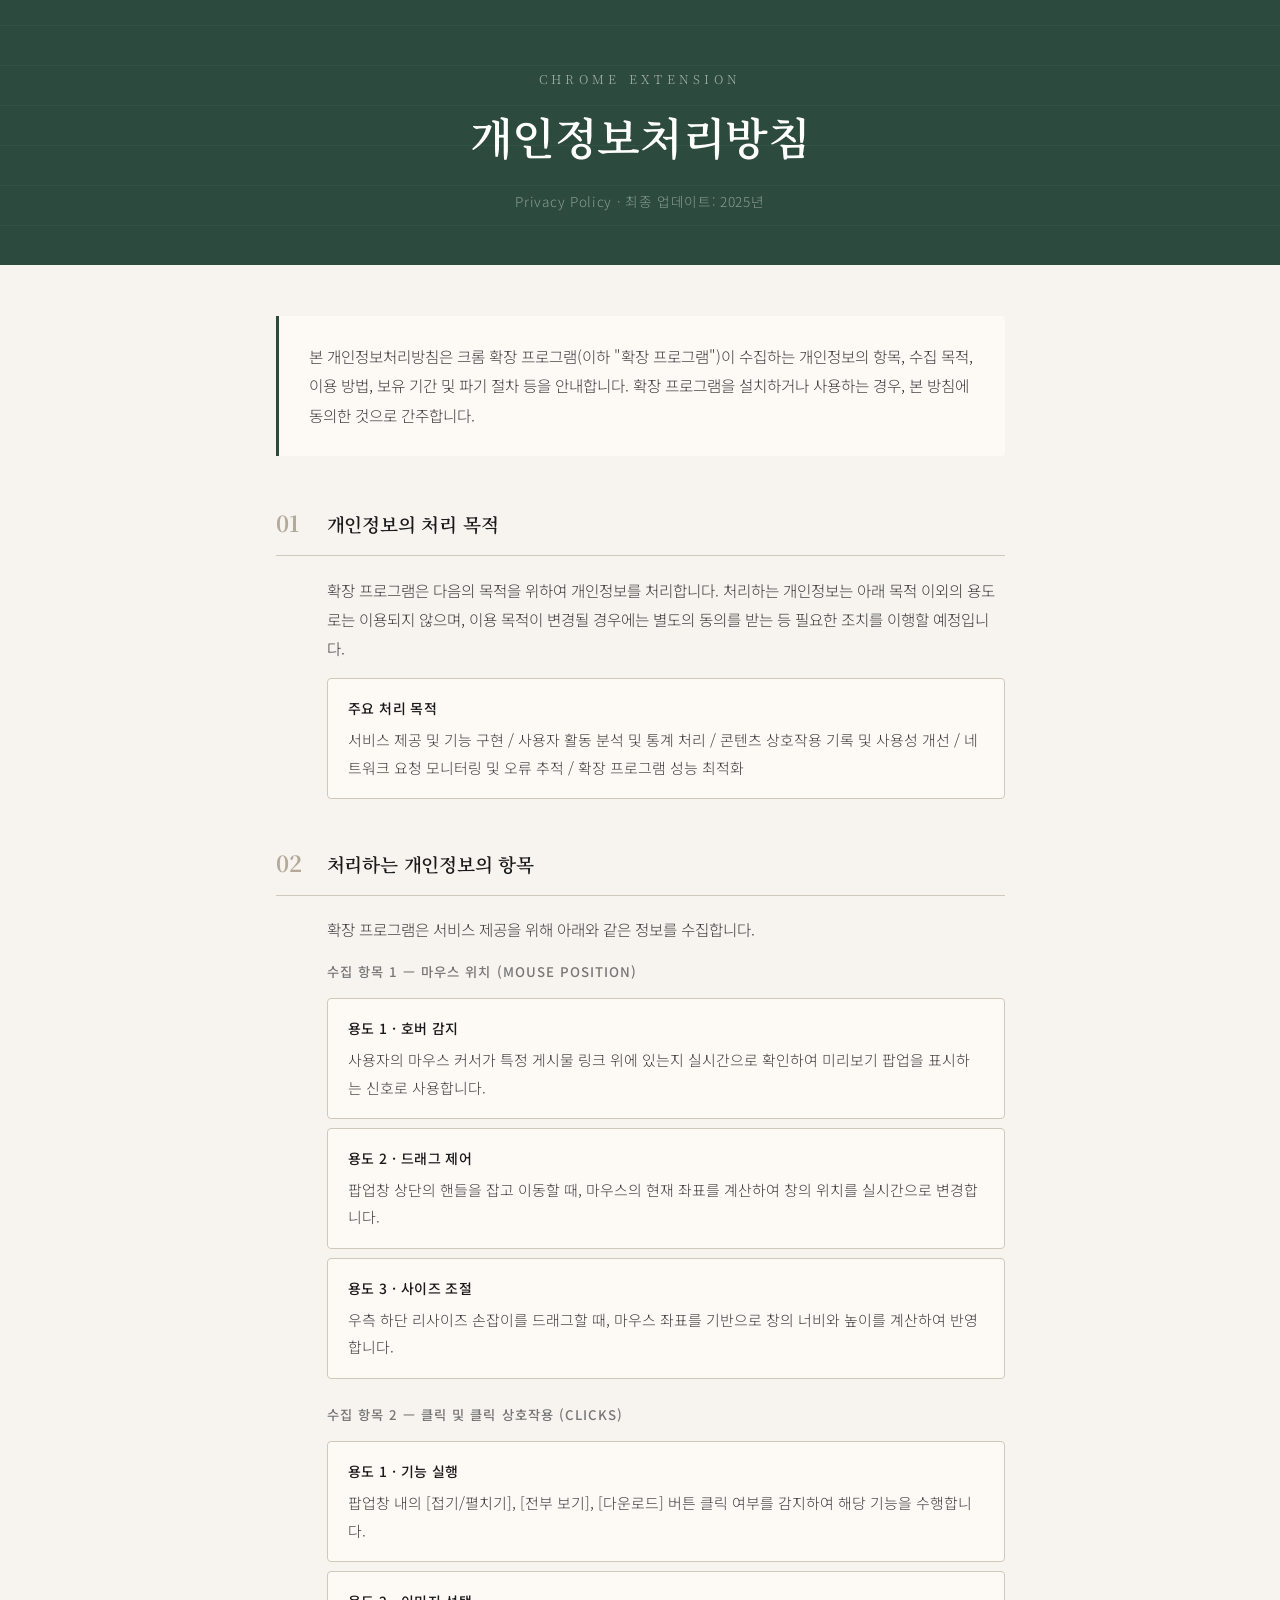
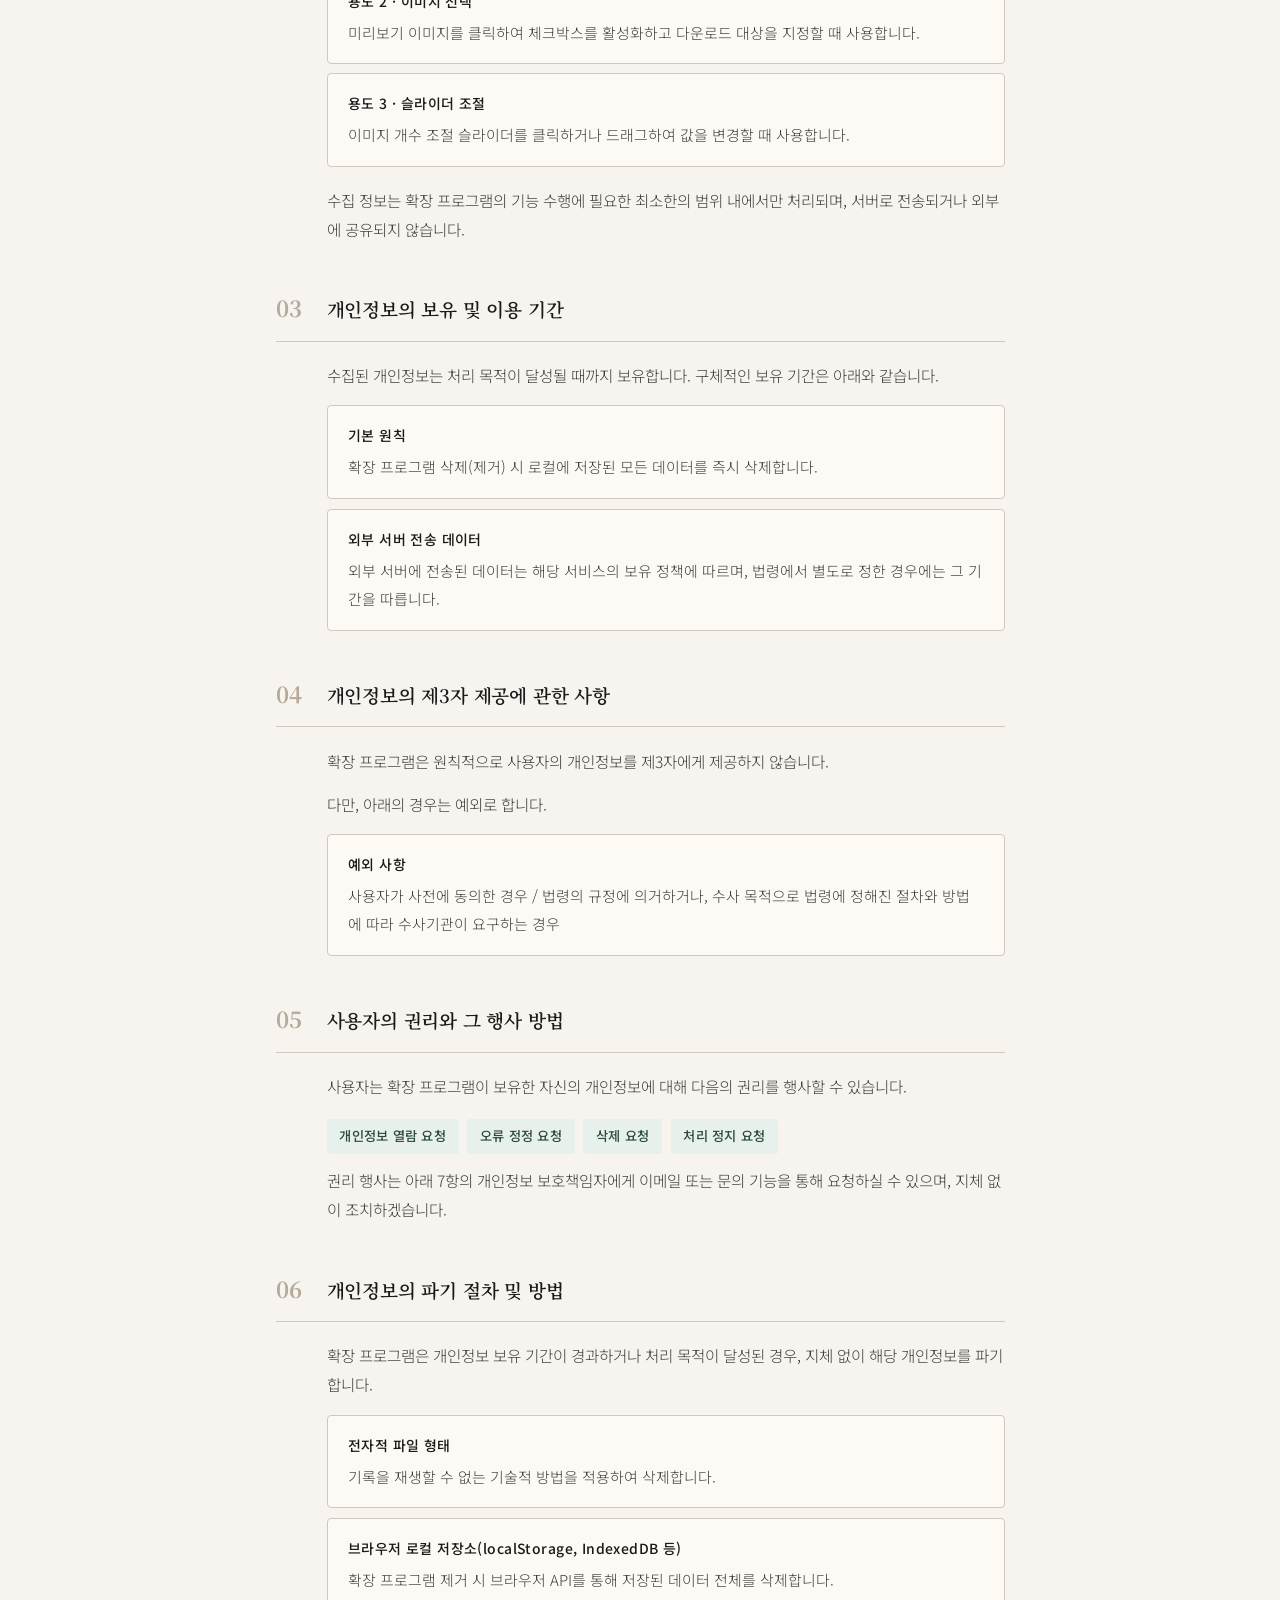
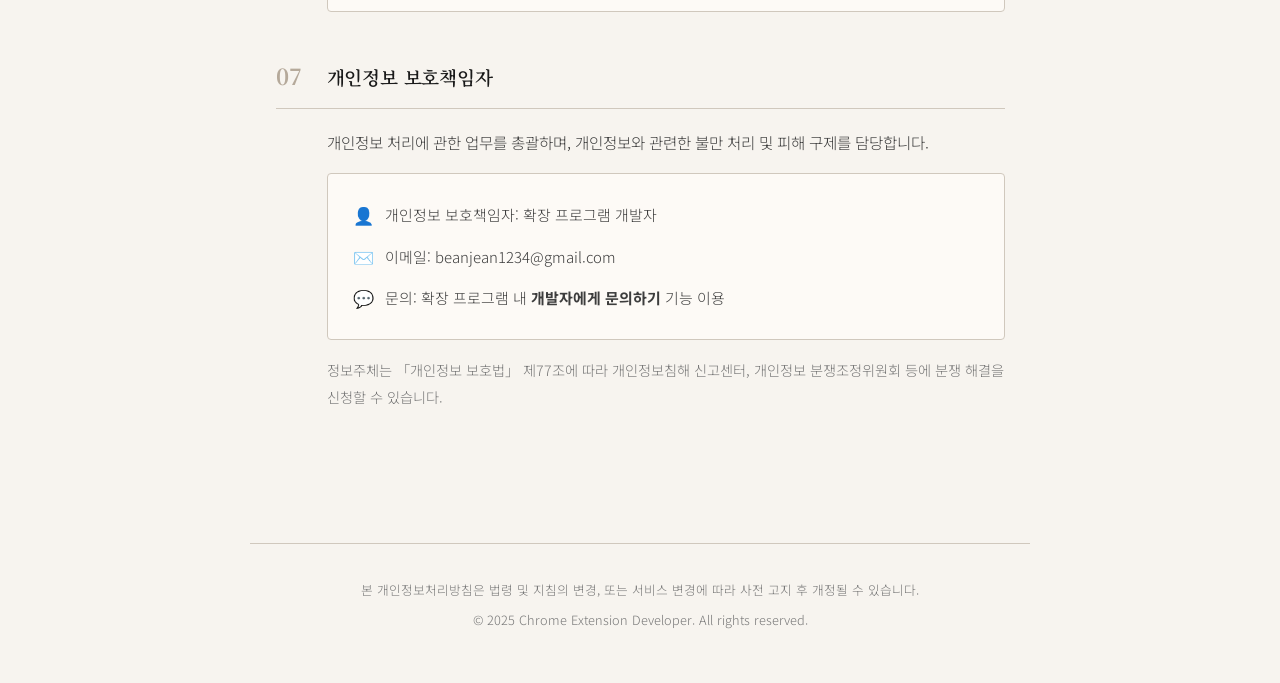
<file: index.html>
<!DOCTYPE html>
<html lang="ko">
<head>
  <meta charset="UTF-8" />
  <meta name="viewport" content="width=device-width, initial-scale=1.0" />
  <title>개인정보처리방침</title>
  <link rel="preconnect" href="https://fonts.googleapis.com">
  <link rel="preconnect" href="https://fonts.gstatic.com" crossorigin>
  <link href="https://fonts.googleapis.com/css2?family=Noto+Serif+KR:wght@300;400;600;700&family=Noto+Sans+KR:wght@300;400;500&display=swap" rel="stylesheet">
  <style>
    *, *::before, *::after { box-sizing: border-box; margin: 0; padding: 0; }

    :root {
      --ink: #1a1a1a;
      --ink-soft: #3d3d3d;
      --ink-muted: #777;
      --rule: #d0c8bd;
      --bg: #f7f4ef;
      --paper: #fdfaf6;
      --accent: #2c4a3e;
      --accent-light: #e8f0ec;
      --number: #b5a99a;
    }

    html { font-size: 17px; }

    body {
      background: var(--bg);
      color: var(--ink);
      font-family: 'Noto Sans KR', sans-serif;
      font-weight: 300;
      line-height: 1.85;
      min-height: 100vh;
      padding: 0;
    }

    /* === HEADER === */
    header {
      background: var(--accent);
      color: #fff;
      padding: 4rem 2rem 3rem;
      text-align: center;
      position: relative;
      overflow: hidden;
    }
    header::before {
      content: '';
      position: absolute;
      inset: 0;
      background: repeating-linear-gradient(
        0deg,
        transparent,
        transparent 39px,
        rgba(255,255,255,0.04) 39px,
        rgba(255,255,255,0.04) 40px
      );
    }
    header .label {
      font-family: 'Noto Serif KR', serif;
      font-size: 0.72rem;
      letter-spacing: 0.35em;
      text-transform: uppercase;
      color: rgba(255,255,255,0.55);
      margin-bottom: 1rem;
    }
    header h1 {
      font-family: 'Noto Serif KR', serif;
      font-size: clamp(1.6rem, 5vw, 2.6rem);
      font-weight: 600;
      letter-spacing: -0.01em;
      line-height: 1.3;
      position: relative;
    }
    header .meta {
      margin-top: 1.4rem;
      font-size: 0.8rem;
      color: rgba(255,255,255,0.45);
      letter-spacing: 0.05em;
    }

    /* === MAIN LAYOUT === */
    main {
      max-width: 780px;
      margin: 0 auto;
      padding: 3rem 1.5rem 5rem;
    }

    /* === INTRO BLOCK === */
    .intro {
      background: var(--paper);
      border-left: 3px solid var(--accent);
      padding: 1.5rem 1.8rem;
      margin-bottom: 3rem;
      border-radius: 0 4px 4px 0;
      font-size: 0.92rem;
      color: var(--ink-soft);
      line-height: 1.9;
    }

    /* === SECTION === */
    section {
      margin-bottom: 2.8rem;
    }

    .section-header {
      display: flex;
      align-items: baseline;
      gap: 1rem;
      margin-bottom: 1.2rem;
      padding-bottom: 0.8rem;
      border-bottom: 1px solid var(--rule);
    }

    .section-number {
      font-family: 'Noto Serif KR', serif;
      font-size: 1.3rem;
      font-weight: 700;
      color: var(--number);
      min-width: 2rem;
      line-height: 1;
    }

    .section-title {
      font-family: 'Noto Serif KR', serif;
      font-size: 1.1rem;
      font-weight: 600;
      color: var(--ink);
      letter-spacing: -0.01em;
    }

    .section-body {
      padding-left: 3rem;
      font-size: 0.92rem;
      color: var(--ink-soft);
    }

    .section-body p { margin-bottom: 0.85rem; }
    .section-body p:last-child { margin-bottom: 0; }

    /* data tags */
    .tag-list {
      display: flex;
      flex-wrap: wrap;
      gap: 0.5rem;
      margin: 1rem 0;
    }
    .tag {
      background: var(--accent-light);
      color: var(--accent);
      font-size: 0.78rem;
      font-weight: 500;
      padding: 0.3rem 0.75rem;
      border-radius: 2px;
      letter-spacing: 0.02em;
    }

    .category-block {
      margin-bottom: 1.2rem;
    }
    .category-label {
      font-size: 0.78rem;
      font-weight: 500;
      letter-spacing: 0.08em;
      text-transform: uppercase;
      color: var(--ink-muted);
      margin-bottom: 0.45rem;
    }

    /* highlight box */
    .highlight-box {
      background: var(--paper);
      border: 1px solid var(--rule);
      border-radius: 4px;
      padding: 1rem 1.2rem;
      margin-top: 0.8rem;
      font-size: 0.88rem;
      color: var(--ink-soft);
    }
    .highlight-box strong {
      display: block;
      font-weight: 500;
      color: var(--ink);
      margin-bottom: 0.25rem;
      font-size: 0.82rem;
      letter-spacing: 0.03em;
    }

    /* contact */
    .contact-card {
      background: var(--paper);
      border: 1px solid var(--rule);
      border-radius: 4px;
      padding: 1.2rem 1.4rem;
      margin-top: 0.8rem;
    }
    .contact-card .contact-row {
      display: flex;
      align-items: center;
      gap: 0.6rem;
      font-size: 0.88rem;
      color: var(--ink-soft);
      padding: 0.3rem 0;
    }
    .contact-card .contact-row .icon {
      font-size: 1rem;
      width: 1.4rem;
      text-align: center;
    }

    /* === FOOTER === */
    footer {
      text-align: center;
      padding: 2rem 1rem 3rem;
      font-size: 0.75rem;
      color: var(--ink-muted);
      border-top: 1px solid var(--rule);
      max-width: 780px;
      margin: 0 auto;
    }

    @media (max-width: 520px) {
      header { padding: 3rem 1.2rem 2.2rem; }
      .section-body { padding-left: 0; }
      .section-number { display: none; }
    }
  </style>
</head>
<body>

<header>
  <div class="label">Chrome Extension</div>
  <h1>개인정보처리방침</h1>
  <div class="meta">Privacy Policy · 최종 업데이트: 2025년</div>
</header>

<main>

  <div class="intro">
    본 개인정보처리방침은 크롬 확장 프로그램(이하 "확장 프로그램")이 수집하는 개인정보의 항목, 수집 목적, 이용 방법, 보유 기간 및 파기 절차 등을 안내합니다. 확장 프로그램을 설치하거나 사용하는 경우, 본 방침에 동의한 것으로 간주합니다.
  </div>

  <!-- 1 -->
  <section>
    <div class="section-header">
      <span class="section-number">01</span>
      <span class="section-title">개인정보의 처리 목적</span>
    </div>
    <div class="section-body">
      <p>확장 프로그램은 다음의 목적을 위하여 개인정보를 처리합니다. 처리하는 개인정보는 아래 목적 이외의 용도로는 이용되지 않으며, 이용 목적이 변경될 경우에는 별도의 동의를 받는 등 필요한 조치를 이행할 예정입니다.</p>
      <div class="highlight-box">
        <strong>주요 처리 목적</strong>
        서비스 제공 및 기능 구현 / 사용자 활동 분석 및 통계 처리 / 콘텐츠 상호작용 기록 및 사용성 개선 / 네트워크 요청 모니터링 및 오류 추적 / 확장 프로그램 성능 최적화
      </div>
    </div>
  </section>

  <!-- 2 -->
  <section>
    <div class="section-header">
      <span class="section-number">02</span>
      <span class="section-title">처리하는 개인정보의 항목</span>
    </div>
    <div class="section-body">
      <p>확장 프로그램은 서비스 제공을 위해 아래와 같은 정보를 수집합니다.</p>

      <div class="category-block">
        <div class="category-label">수집 항목 1 — 마우스 위치 (Mouse Position)</div>
        <div class="highlight-box">
          <strong>용도 1 · 호버 감지</strong>
          사용자의 마우스 커서가 특정 게시물 링크 위에 있는지 실시간으로 확인하여 미리보기 팝업을 표시하는 신호로 사용합니다.
        </div>
        <div class="highlight-box" style="margin-top:0.5rem;">
          <strong>용도 2 · 드래그 제어</strong>
          팝업창 상단의 핸들을 잡고 이동할 때, 마우스의 현재 좌표를 계산하여 창의 위치를 실시간으로 변경합니다.
        </div>
        <div class="highlight-box" style="margin-top:0.5rem;">
          <strong>용도 3 · 사이즈 조절</strong>
          우측 하단 리사이즈 손잡이를 드래그할 때, 마우스 좌표를 기반으로 창의 너비와 높이를 계산하여 반영합니다.
        </div>
      </div>

      <div class="category-block" style="margin-top:1.4rem;">
        <div class="category-label">수집 항목 2 — 클릭 및 클릭 상호작용 (Clicks)</div>
        <div class="highlight-box">
          <strong>용도 1 · 기능 실행</strong>
          팝업창 내의 [접기/펼치기], [전부 보기], [다운로드] 버튼 클릭 여부를 감지하여 해당 기능을 수행합니다.
        </div>
        <div class="highlight-box" style="margin-top:0.5rem;">
          <strong>용도 2 · 이미지 선택</strong>
          미리보기 이미지를 클릭하여 체크박스를 활성화하고 다운로드 대상을 지정할 때 사용합니다.
        </div>
        <div class="highlight-box" style="margin-top:0.5rem;">
          <strong>용도 3 · 슬라이더 조절</strong>
          이미지 개수 조절 슬라이더를 클릭하거나 드래그하여 값을 변경할 때 사용합니다.
        </div>
      </div>

      <p style="margin-top:1.2rem;">수집 정보는 확장 프로그램의 기능 수행에 필요한 최소한의 범위 내에서만 처리되며, 서버로 전송되거나 외부에 공유되지 않습니다.</p>
    </div>
  </section>

  <!-- 3 -->
  <section>
    <div class="section-header">
      <span class="section-number">03</span>
      <span class="section-title">개인정보의 보유 및 이용 기간</span>
    </div>
    <div class="section-body">
      <p>수집된 개인정보는 처리 목적이 달성될 때까지 보유합니다. 구체적인 보유 기간은 아래와 같습니다.</p>
      <div class="highlight-box">
        <strong>기본 원칙</strong>
        확장 프로그램 삭제(제거) 시 로컬에 저장된 모든 데이터를 즉시 삭제합니다.
      </div>
      <div class="highlight-box" style="margin-top:0.6rem;">
        <strong>외부 서버 전송 데이터</strong>
        외부 서버에 전송된 데이터는 해당 서비스의 보유 정책에 따르며, 법령에서 별도로 정한 경우에는 그 기간을 따릅니다.
      </div>
    </div>
  </section>

  <!-- 4 -->
  <section>
    <div class="section-header">
      <span class="section-number">04</span>
      <span class="section-title">개인정보의 제3자 제공에 관한 사항</span>
    </div>
    <div class="section-body">
      <p>확장 프로그램은 원칙적으로 사용자의 개인정보를 제3자에게 제공하지 않습니다.</p>
      <p>다만, 아래의 경우는 예외로 합니다.</p>
      <div class="highlight-box">
        <strong>예외 사항</strong>
        사용자가 사전에 동의한 경우 / 법령의 규정에 의거하거나, 수사 목적으로 법령에 정해진 절차와 방법에 따라 수사기관이 요구하는 경우
      </div>
    </div>
  </section>

  <!-- 5 -->
  <section>
    <div class="section-header">
      <span class="section-number">05</span>
      <span class="section-title">사용자의 권리와 그 행사 방법</span>
    </div>
    <div class="section-body">
      <p>사용자는 확장 프로그램이 보유한 자신의 개인정보에 대해 다음의 권리를 행사할 수 있습니다.</p>
      <div class="tag-list" style="margin-bottom:0.8rem;">
        <span class="tag">개인정보 열람 요청</span>
        <span class="tag">오류 정정 요청</span>
        <span class="tag">삭제 요청</span>
        <span class="tag">처리 정지 요청</span>
      </div>
      <p>권리 행사는 아래 7항의 개인정보 보호책임자에게 이메일 또는 문의 기능을 통해 요청하실 수 있으며, 지체 없이 조치하겠습니다.</p>
    </div>
  </section>

  <!-- 6 -->
  <section>
    <div class="section-header">
      <span class="section-number">06</span>
      <span class="section-title">개인정보의 파기 절차 및 방법</span>
    </div>
    <div class="section-body">
      <p>확장 프로그램은 개인정보 보유 기간이 경과하거나 처리 목적이 달성된 경우, 지체 없이 해당 개인정보를 파기합니다.</p>
      <div class="highlight-box">
        <strong>전자적 파일 형태</strong>
        기록을 재생할 수 없는 기술적 방법을 적용하여 삭제합니다.
      </div>
      <div class="highlight-box" style="margin-top:0.6rem;">
        <strong>브라우저 로컬 저장소(localStorage, IndexedDB 등)</strong>
        확장 프로그램 제거 시 브라우저 API를 통해 저장된 데이터 전체를 삭제합니다.
      </div>
    </div>
  </section>

  <!-- 7 -->
  <section>
    <div class="section-header">
      <span class="section-number">07</span>
      <span class="section-title">개인정보 보호책임자</span>
    </div>
    <div class="section-body">
      <p>개인정보 처리에 관한 업무를 총괄하며, 개인정보와 관련한 불만 처리 및 피해 구제를 담당합니다.</p>
      <div class="contact-card">
        <div class="contact-row">
          <span class="icon">👤</span>
          <span>개인정보 보호책임자: 확장 프로그램 개발자</span>
        </div>
        <div class="contact-row">
          <span class="icon">✉️</span>
          <span>이메일: beanjean1234@gmail.com</span>
        </div>
        <div class="contact-row">
          <span class="icon">💬</span>
          <span>문의: 확장 프로그램 내 <strong>개발자에게 문의하기</strong> 기능 이용</span>
        </div>
      </div>
      <p style="margin-top:1rem; font-size:0.84rem; color:var(--ink-muted);">정보주체는 「개인정보 보호법」 제77조에 따라 개인정보침해 신고센터, 개인정보 분쟁조정위원회 등에 분쟁 해결을 신청할 수 있습니다.</p>
    </div>
  </section>

</main>

<footer>
  <p>본 개인정보처리방침은 법령 및 지침의 변경, 또는 서비스 변경에 따라 사전 고지 후 개정될 수 있습니다.</p>
  <p style="margin-top:0.4rem;">© 2025 Chrome Extension Developer. All rights reserved.</p>
</footer>

</body>
</html>
</file>
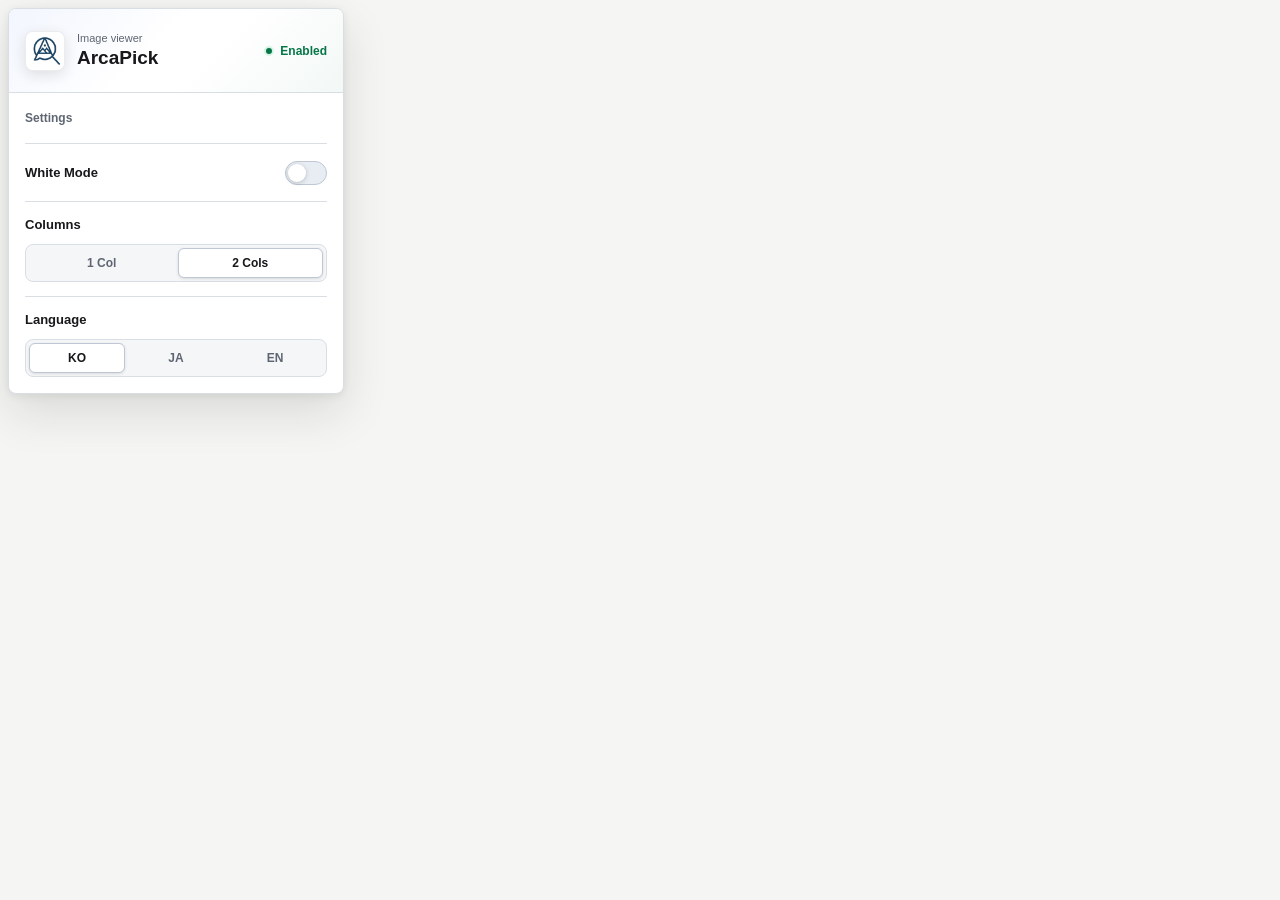
<file: popup.html>
<!DOCTYPE html>
<html lang="en">
<head>
  <meta charset="UTF-8">
  <meta name="viewport" content="width=device-width, initial-scale=1.0">
  <title>ArcaPick</title>
  <link rel="stylesheet" href="popup.css">
</head>
<body>
  <main class="popup-shell" aria-labelledby="app-title">
    <header class="app-header">
      <img class="app-mark" src="arca_img.png" alt="">
      <div class="brand-copy">
        <p class="viewer-label" data-i18n="popup_viewer">Image viewer</p>
        <h1 id="app-title" data-i18n="appName">ArcaPick</h1>
      </div>
      <div class="app-state" aria-live="polite">
        <span class="state-dot" aria-hidden="true"></span>
        <span data-i18n="popup_enabled">Enabled</span>
      </div>
    </header>

    <section class="settings-panel" aria-labelledby="settings-title">
      <div class="section-header">
        <h2 id="settings-title" data-i18n="settings">Settings</h2>
        <output id="saveStatus" class="save-status" aria-live="polite"></output>
      </div>

      <div class="setting-row">
        <label class="setting-label" for="whiteMode" data-i18n="white_mode">White Mode</label>
        <label class="switch">
          <input id="whiteMode" type="checkbox">
          <span class="switch-track" aria-hidden="true"></span>
        </label>
      </div>

      <div class="setting-stack">
        <span id="columnLabel" class="setting-label" data-i18n="col_count">Columns</span>
        <div class="segmented-control" role="group" aria-labelledby="columnLabel">
          <button type="button" data-columns="1" data-i18n="col_1">1 Col</button>
          <button type="button" data-columns="2" data-i18n="col_2">2 Cols</button>
        </div>
      </div>

      <div class="setting-stack language-stack">
        <span id="languageLabel" class="setting-label" data-i18n="lang">Language</span>
        <div class="segmented-control" role="group" aria-labelledby="languageLabel">
          <button type="button" data-lang="ko">KO</button>
          <button type="button" data-lang="ja">JA</button>
          <button type="button" data-lang="en">EN</button>
        </div>
      </div>
    </section>
  </main>
  <script src="popup.js"></script>
</body>
</html>
</file>
<file: popup.css>
:root {
  color-scheme: light;
  --canvas: #f5f5f3;
  --surface: #ffffff;
  --surface-muted: #f4f6f8;
  --surface-pressed: #e8edf3;
  --border: #d9dee5;
  --border-strong: #bec7d3;
  --ink: #18181b;
  --muted: #5f6672;
  --focus: #2563eb;
  --status: #067647;
  --status-soft: #d7f4e5;
  --shadow: 0 18px 48px rgba(24, 24, 27, 0.12), 0 2px 8px rgba(24, 24, 27, 0.08);
}

* {
  box-sizing: border-box;
  letter-spacing: 0;
  margin: 0;
  padding: 0;
}

body {
  background: var(--canvas);
  color: var(--ink);
  font-family: Inter, -apple-system, BlinkMacSystemFont, "Segoe UI", Roboto, sans-serif;
  -webkit-font-smoothing: antialiased;
  overflow: hidden;
  padding: 8px;
  width: 352px;
}

.popup-shell {
  background: var(--surface);
  border: 1px solid var(--border);
  border-radius: 8px;
  box-shadow: var(--shadow);
  display: flex;
  flex-direction: column;
  overflow: hidden;
}

.app-header {
  align-items: center;
  background:
    linear-gradient(135deg, rgba(37, 99, 235, 0.06), transparent 45%),
    linear-gradient(315deg, rgba(6, 118, 71, 0.05), transparent 42%),
    var(--surface);
  border-bottom: 1px solid var(--border);
  display: grid;
  gap: 12px;
  grid-template-columns: 40px minmax(0, 1fr) auto;
  min-height: 84px;
  padding: 16px;
}

.app-mark {
  background: var(--surface);
  border: 1px solid rgba(24, 24, 27, 0.08);
  border-radius: 8px;
  box-shadow: 0 4px 14px rgba(24, 24, 27, 0.12);
  display: block;
  height: 40px;
  object-fit: cover;
  width: 40px;
}

.brand-copy {
  min-width: 0;
}

.viewer-label {
  color: var(--muted);
  font-size: 11px;
  line-height: 14px;
  margin-bottom: 1px;
}

h1 {
  color: var(--ink);
  font-size: 19px;
  font-weight: 700;
  line-height: 24px;
  overflow-wrap: anywhere;
}

.app-state {
  align-items: center;
  color: var(--status);
  display: inline-flex;
  flex: none;
  font-size: 12px;
  font-weight: 600;
  gap: 6px;
  line-height: 16px;
  white-space: nowrap;
}

.state-dot {
  background: var(--status);
  border: 2px solid var(--status-soft);
  border-radius: 50%;
  height: 10px;
  width: 10px;
}

.settings-panel {
  display: flex;
  flex-direction: column;
  padding: 0 16px 12px;
}

.section-header {
  align-items: center;
  display: flex;
  justify-content: space-between;
  min-height: 50px;
}

h2 {
  color: var(--muted);
  font-size: 12px;
  font-weight: 600;
  line-height: 16px;
}

.save-status {
  color: var(--status);
  flex: none;
  font-size: 11px;
  font-weight: 600;
  line-height: 16px;
  min-height: 16px;
  opacity: 0;
  text-align: right;
  transition: opacity 160ms ease;
  width: 96px;
}

.save-status.is-visible {
  opacity: 1;
}

.setting-row,
.setting-stack {
  border-top: 1px solid var(--border);
}

.setting-row {
  align-items: center;
  display: flex;
  justify-content: space-between;
  min-height: 58px;
}

.setting-stack {
  display: grid;
  gap: 10px;
  padding: 14px 0;
}

.setting-label {
  color: var(--ink);
  font-size: 13px;
  font-weight: 600;
  line-height: 18px;
}

.switch {
  display: inline-block;
  flex: none;
  height: 24px;
  position: relative;
  width: 42px;
}

.switch input {
  height: 100%;
  inset: 0;
  margin: 0;
  opacity: 0;
  position: absolute;
  width: 100%;
}

.switch-track {
  background: var(--surface-pressed);
  border: 1px solid var(--border-strong);
  border-radius: 999px;
  display: block;
  height: 100%;
  position: relative;
  transition: background 160ms ease, border-color 160ms ease;
  width: 100%;
}

.switch-track::after {
  background: var(--surface);
  border-radius: 50%;
  box-shadow: 0 1px 4px rgba(24, 24, 27, 0.22);
  content: "";
  height: 18px;
  left: 2px;
  position: absolute;
  top: 2px;
  transition: transform 160ms ease;
  width: 18px;
}

.switch input:checked + .switch-track {
  background: var(--ink);
  border-color: var(--ink);
}

.switch input:checked + .switch-track::after {
  transform: translateX(18px);
}

.switch input:focus-visible + .switch-track,
.segmented-control button:focus-visible {
  outline: 2px solid var(--focus);
  outline-offset: 2px;
}

.segmented-control {
  background: var(--surface-muted);
  border: 1px solid var(--border);
  border-radius: 8px;
  display: grid;
  gap: 3px;
  grid-auto-columns: minmax(0, 1fr);
  grid-auto-flow: column;
  height: 38px;
  padding: 3px;
  width: 100%;
}

.segmented-control button {
  background: transparent;
  border: 1px solid transparent;
  border-radius: 6px;
  color: var(--muted);
  cursor: pointer;
  font: inherit;
  font-size: 12px;
  font-weight: 600;
  height: 30px;
  line-height: 16px;
  min-width: 0;
  transition: background 140ms ease, border-color 140ms ease, box-shadow 140ms ease, color 140ms ease;
}

.segmented-control button:hover {
  color: var(--ink);
}

.segmented-control button[aria-pressed="true"] {
  background: var(--surface);
  border-color: var(--border-strong);
  box-shadow: 0 1px 3px rgba(24, 24, 27, 0.12);
  color: var(--ink);
}

.language-stack {
  padding-bottom: 4px;
}

@media (prefers-reduced-motion: reduce) {
  .save-status,
  .segmented-control button,
  .switch-track,
  .switch-track::after {
    transition: none;
  }
}
</file>
